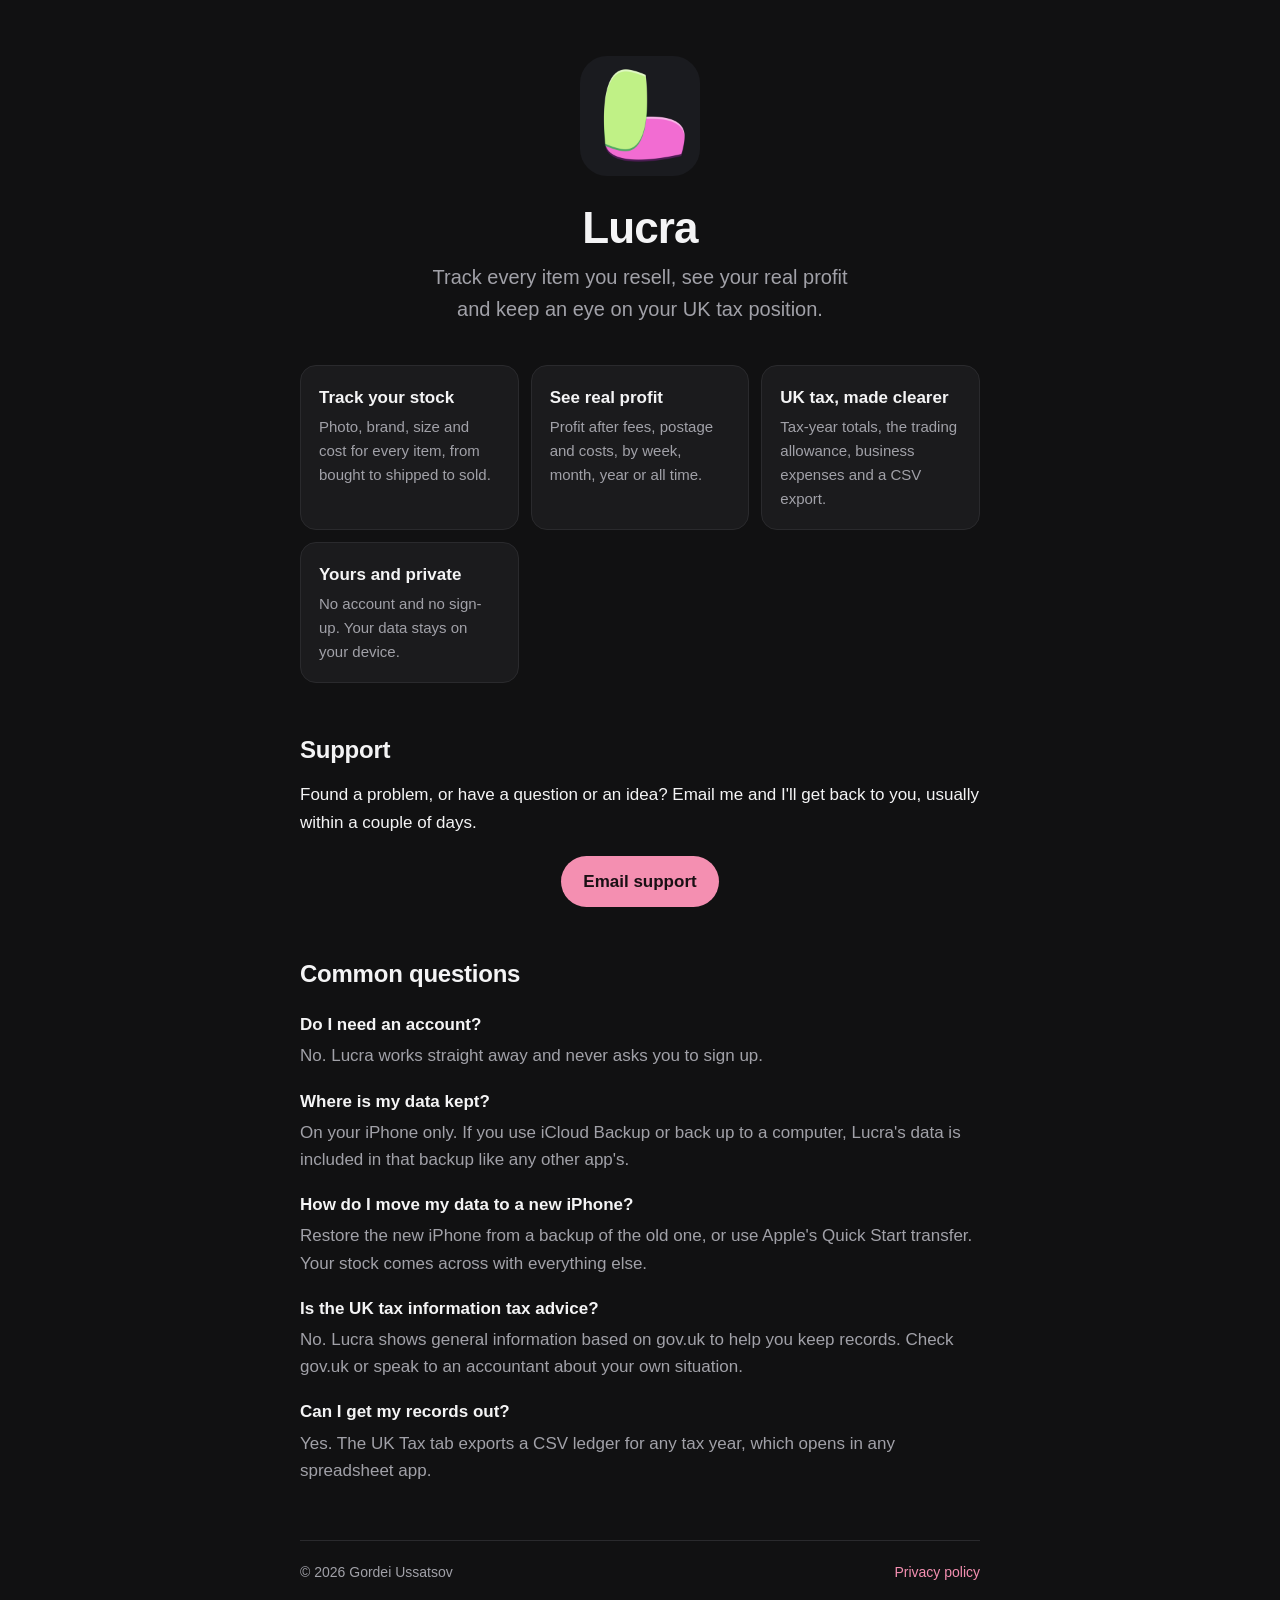
<file: index.html>
<!doctype html>
<html lang="en-GB">
<head>
<meta charset="utf-8">
<meta name="viewport" content="width=device-width, initial-scale=1">
<title>Lucra: stock and profit tracker for resellers</title>
<meta name="description" content="Lucra tracks every item you resell, shows your real profit and helps you keep an eye on your UK tax position.">
<link rel="icon" href="icon.png">
<link rel="stylesheet" href="style.css">
</head>
<body>
<main>
  <section class="hero">
    <img src="icon.png" alt="Lucra app icon">
    <h1>Lucra</h1>
    <p class="tagline">Track every item you resell, see your real profit and keep an eye on your UK tax position.</p>
  </section>

  <section class="grid">
    <div class="card"><h3>Track your stock</h3><p>Photo, brand, size and cost for every item, from bought to shipped to sold.</p></div>
    <div class="card"><h3>See real profit</h3><p>Profit after fees, postage and costs, by week, month, year or all time.</p></div>
    <div class="card"><h3>UK tax, made clearer</h3><p>Tax-year totals, the trading allowance, business expenses and a CSV export.</p></div>
    <div class="card"><h3>Yours and private</h3><p>No account and no sign-up. Your data stays on your device.</p></div>
  </section>

  <section id="support">
    <h2>Support</h2>
    <p>Found a problem, or have a question or an idea? Email me and I'll get back to you, usually within a couple of days.</p>
    <p class="contact"><a class="button" href="mailto:lucra.app.support.it@gmail.com?subject=Lucra%20support">Email support</a></p>

    <h2>Common questions</h2>
    <dl>
      <dt>Do I need an account?</dt>
      <dd>No. Lucra works straight away and never asks you to sign up.</dd>
      <dt>Where is my data kept?</dt>
      <dd>On your iPhone only. If you use iCloud Backup or back up to a computer, Lucra's data is included in that backup like any other app's.</dd>
      <dt>How do I move my data to a new iPhone?</dt>
      <dd>Restore the new iPhone from a backup of the old one, or use Apple's Quick Start transfer. Your stock comes across with everything else.</dd>
      <dt>Is the UK tax information tax advice?</dt>
      <dd>No. Lucra shows general information based on gov.uk to help you keep records. Check gov.uk or speak to an accountant about your own situation.</dd>
      <dt>Can I get my records out?</dt>
      <dd>Yes. The UK Tax tab exports a CSV ledger for any tax year, which opens in any spreadsheet app.</dd>
    </dl>
  </section>

  <footer>
    <span>© 2026 Gordei Ussatsov</span>
    <span><a href="privacy.html">Privacy policy</a></span>
  </footer>
</main>
</body>
</html>
</file>
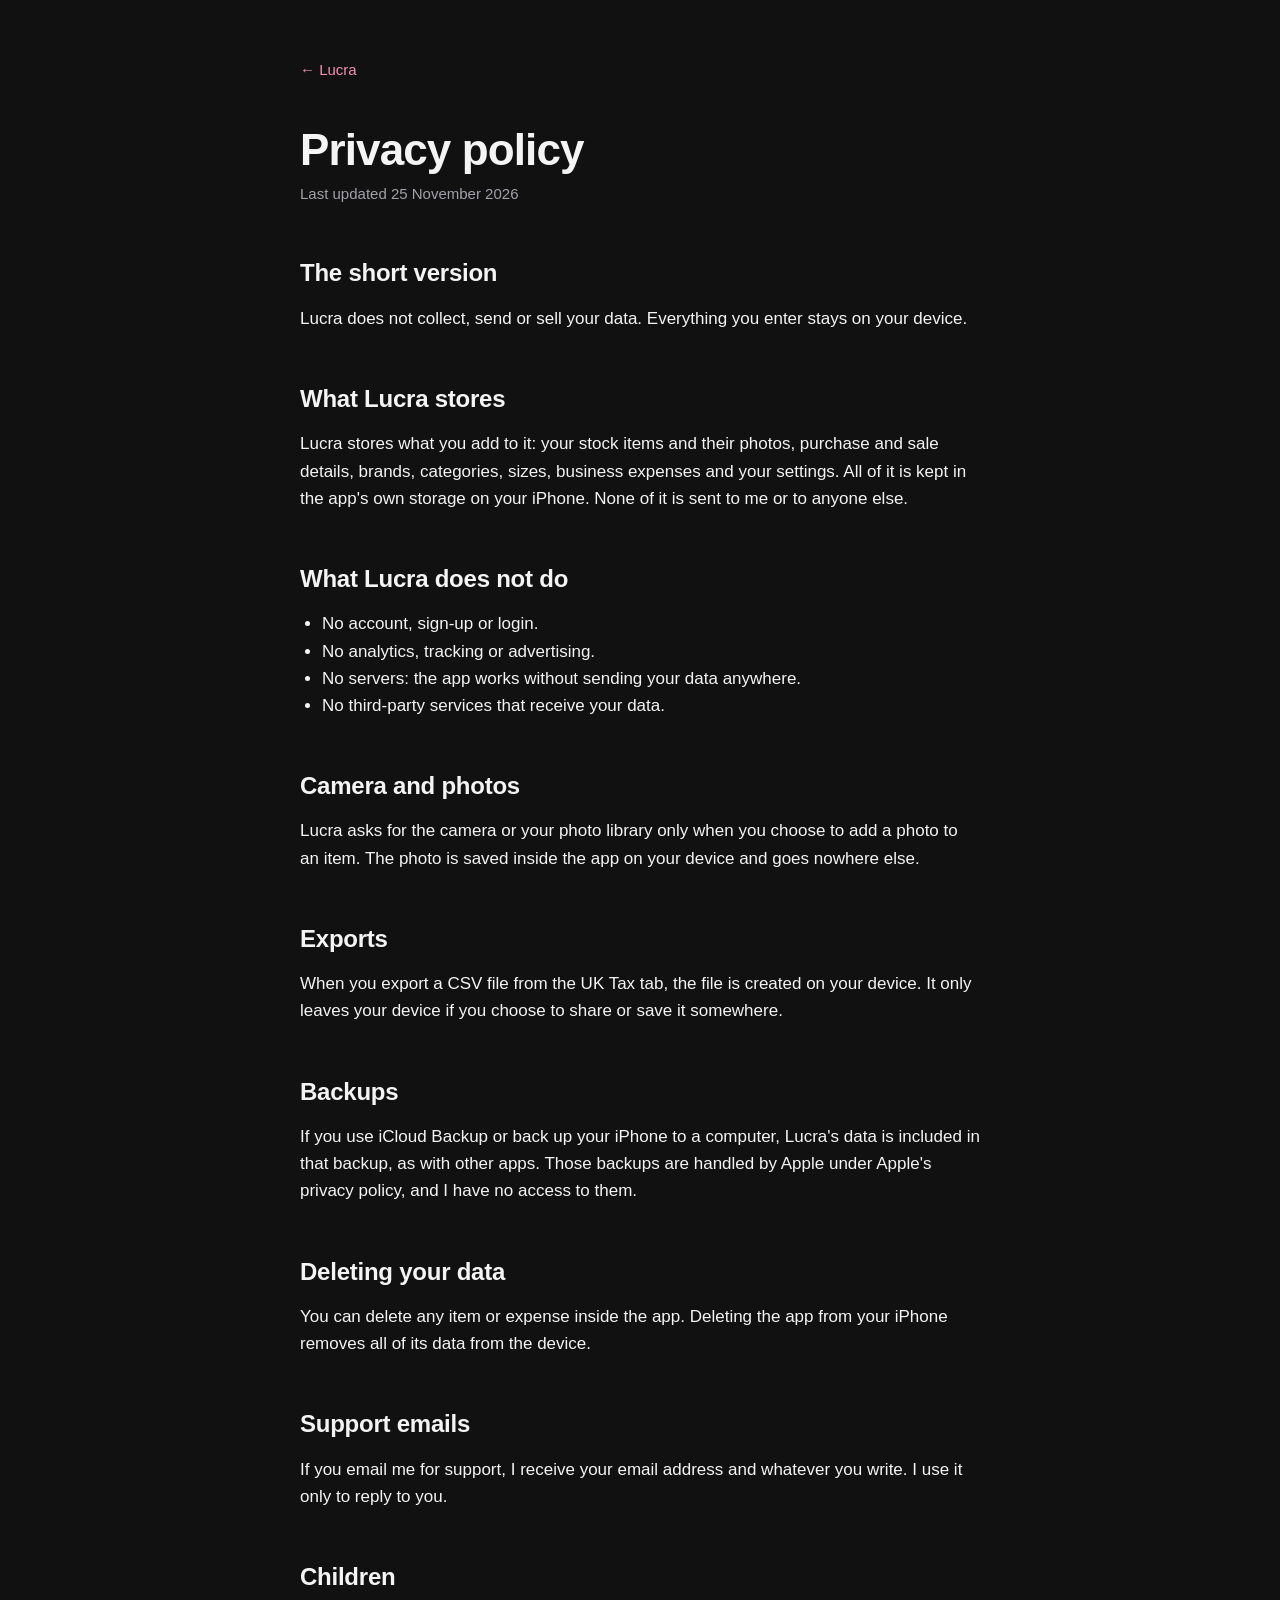
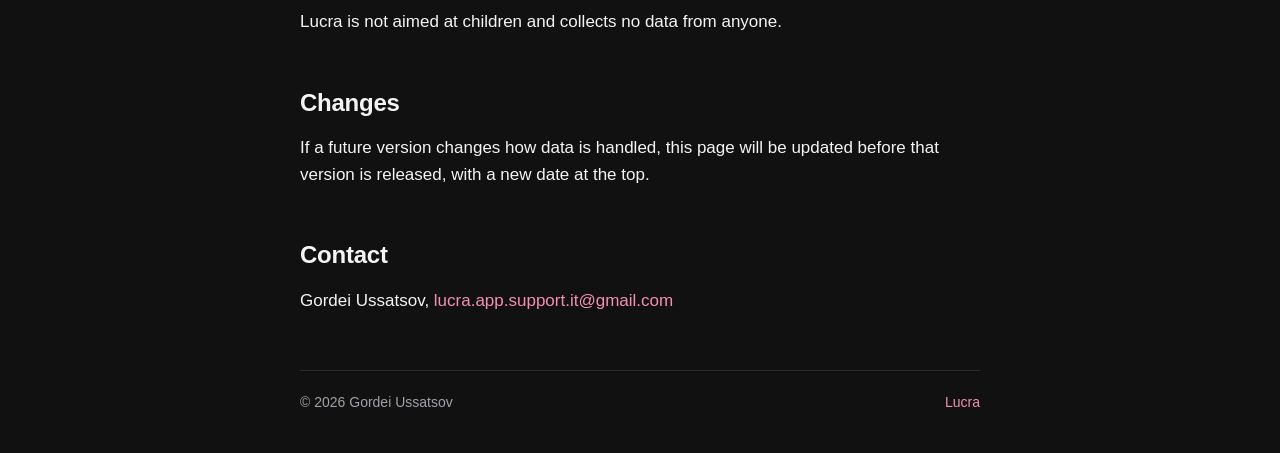
<file: privacy.html>
<!doctype html>
<html lang="en-GB">
<head>
<meta charset="utf-8">
<meta name="viewport" content="width=device-width, initial-scale=1">
<title>Lucra privacy policy</title>
<meta name="description" content="Lucra does not collect your data. Everything you enter stays on your device.">
<link rel="icon" href="icon.png">
<link rel="stylesheet" href="style.css">
</head>
<body>
<main>
  <a class="back" href="./">← Lucra</a>
  <h1>Privacy policy</h1>
  <p class="updated">Last updated 25 November 2026</p>

  <h2>The short version</h2>
  <p>Lucra does not collect, send or sell your data. Everything you enter stays on your device.</p>

  <h2>What Lucra stores</h2>
  <p>Lucra stores what you add to it: your stock items and their photos, purchase and sale details, brands, categories, sizes, business expenses and your settings. All of it is kept in the app's own storage on your iPhone. None of it is sent to me or to anyone else.</p>

  <h2>What Lucra does not do</h2>
  <ul>
    <li>No account, sign-up or login.</li>
    <li>No analytics, tracking or advertising.</li>
    <li>No servers: the app works without sending your data anywhere.</li>
    <li>No third-party services that receive your data.</li>
  </ul>

  <h2>Camera and photos</h2>
  <p>Lucra asks for the camera or your photo library only when you choose to add a photo to an item. The photo is saved inside the app on your device and goes nowhere else.</p>

  <h2>Exports</h2>
  <p>When you export a CSV file from the UK Tax tab, the file is created on your device. It only leaves your device if you choose to share or save it somewhere.</p>

  <h2>Backups</h2>
  <p>If you use iCloud Backup or back up your iPhone to a computer, Lucra's data is included in that backup, as with other apps. Those backups are handled by Apple under Apple's privacy policy, and I have no access to them.</p>

  <h2>Deleting your data</h2>
  <p>You can delete any item or expense inside the app. Deleting the app from your iPhone removes all of its data from the device.</p>

  <h2>Support emails</h2>
  <p>If you email me for support, I receive your email address and whatever you write. I use it only to reply to you.</p>

  <h2>Children</h2>
  <p>Lucra is not aimed at children and collects no data from anyone.</p>

  <h2>Changes</h2>
  <p>If a future version changes how data is handled, this page will be updated before that version is released, with a new date at the top.</p>

  <h2>Contact</h2>
  <p>Gordei Ussatsov, <a href="mailto:lucra.app.support.it@gmail.com">lucra.app.support.it@gmail.com</a></p>

  <footer>
    <span>© 2026 Gordei Ussatsov</span>
    <span><a href="./">Lucra</a></span>
  </footer>
</main>
</body>
</html>
</file>
<file: style.css>
:root { --bg: #111112; --card: #1b1b1d; --line: #2a2a2d; --text: #f4f4f5; --muted: #a1a1a8; --accent: #f48fb1; }
* { box-sizing: border-box; }
body { margin: 0; background: var(--bg); color: var(--text); font: 17px/1.6 -apple-system, BlinkMacSystemFont, "Segoe UI", Roboto, Helvetica, Arial, sans-serif; -webkit-font-smoothing: antialiased; }
main { max-width: 720px; margin: 0 auto; padding: 56px 20px 40px; }
a { color: var(--accent); text-decoration: none; }
a:hover { text-decoration: underline; }
.hero { text-align: center; padding-bottom: 40px; }
.hero img { width: 120px; height: 120px; border-radius: 27px; }
h1 { font-size: 44px; line-height: 1.1; margin: 20px 0 8px; letter-spacing: -0.02em; }
.tagline { font-size: 20px; color: var(--muted); margin: 0 auto; max-width: 30em; text-wrap: balance; }
h2 { font-size: 24px; margin: 48px 0 12px; letter-spacing: -0.01em; }
h3 { font-size: 17px; margin: 0 0 4px; }
p { margin: 0 0 14px; }
.grid { display: grid; grid-template-columns: repeat(auto-fit, minmax(200px, 1fr)); gap: 12px; }
.card { background: var(--card); border: 1px solid var(--line); border-radius: 16px; padding: 18px; }
.card p { color: var(--muted); margin: 0; font-size: 15px; }
.contact { text-align: center; }
.button { display: inline-block; background: var(--accent); color: #1a1014; font-weight: 600; padding: 12px 22px; border-radius: 999px; margin-top: 6px; }
.button:hover { text-decoration: none; opacity: 0.9; }
dl { margin: 0; }
dt { font-weight: 600; margin-top: 18px; }
dd { margin: 4px 0 0; color: var(--muted); }
.updated { color: var(--muted); font-size: 15px; }
ul { padding-left: 22px; margin: 0 0 14px; }
footer { border-top: 1px solid var(--line); margin-top: 56px; padding-top: 20px; color: var(--muted); font-size: 14px; display: flex; flex-wrap: wrap; gap: 8px 20px; justify-content: space-between; }
.back { display: inline-block; margin-bottom: 24px; font-size: 15px; }
</file>
